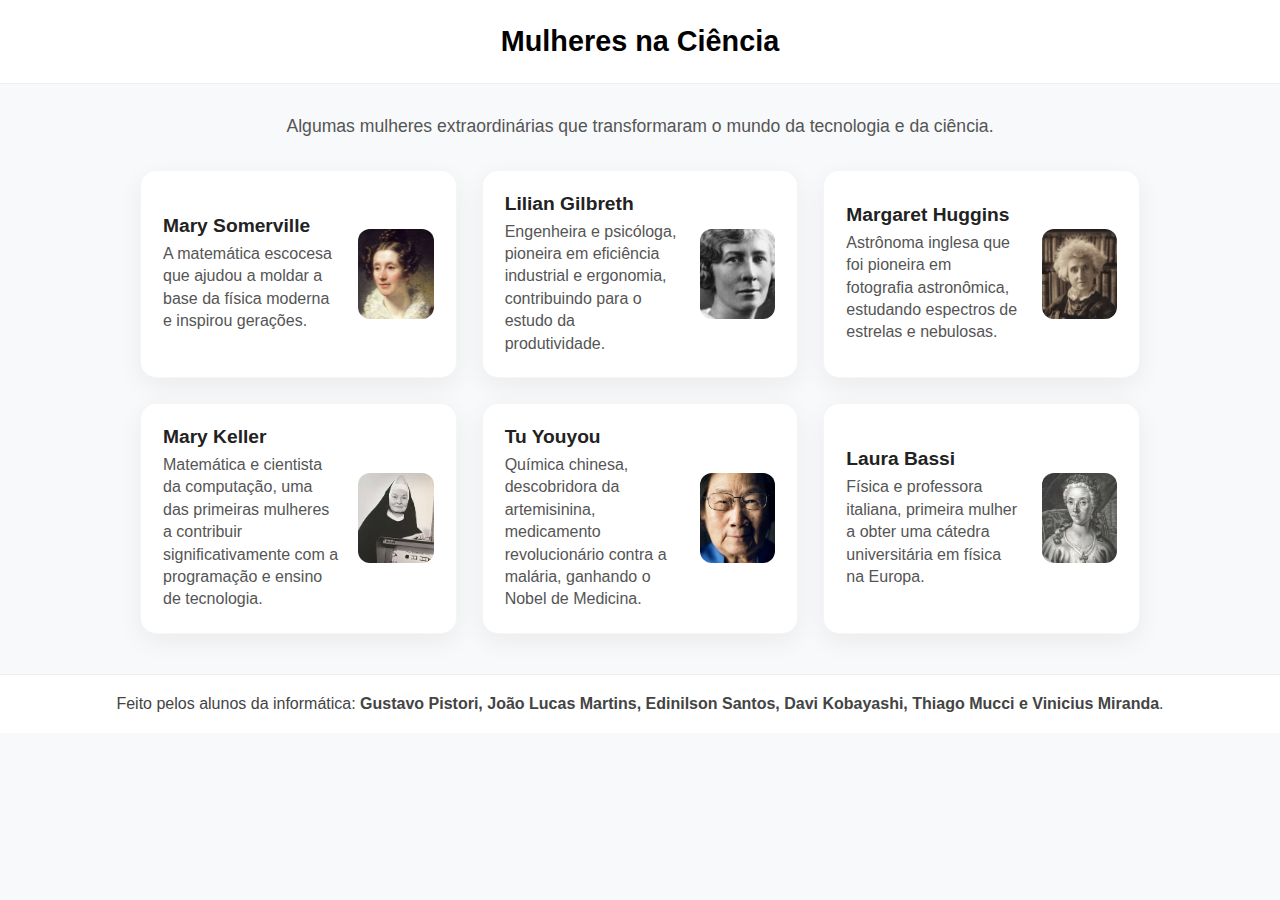
<file: index.html>
<!DOCTYPE html>
<html lang="pt-br">
<head>
    <meta charset="UTF-8">
    <meta name="viewport" content="width=device-width, initial-scale=1.0">
    <title>Mulheres na Ciência</title>
    <link rel="stylesheet" href="style.css">
</head>
<body>

    <header>
        <h1 class="logo">Mulheres na Ciência</h1>
    </header>

    <section class="intro">
        <p>
            Algumas mulheres extraordinárias que transformaram o mundo da tecnologia e da ciência.
        </p>
    </section>

    <section class="cards">



    <div class="card" id="card1">
        <div class="card-text">
            <h2>Mary Somerville</h2>
            <p>A matemática escocesa que ajudou a moldar a base da física moderna e inspirou gerações.</p>
        </div>
        <div class="card-img" style="background-image: url('img/mary.jpg');"></div>
    </div>

    <div class="card" id="card2">
        <div class="card-text">
            <h2>Lilian Gilbreth</h2>
            <p>Engenheira e psicóloga, pioneira em eficiência industrial e ergonomia, contribuindo para o estudo da produtividade.</p>
        </div>
        <div class="card-img" style="background-image: url('img/lilian.webp');"></div>
    </div>

    <div class="card" id="card3">
        <div class="card-text">
            <h2>Margaret Huggins</h2>
            <p>Astrônoma inglesa que foi pioneira em fotografia astronômica, estudando espectros de estrelas e nebulosas.</p>
        </div>
        <div class="card-img" style="background-image: url('img/margaret.jpg');"></div>
    </div>

    <div class="card" id="card4">
        <div class="card-text">
            <h2>Mary Keller</h2>
            <p>Matemática e cientista da computação, uma das primeiras mulheres a contribuir significativamente com a programação e ensino de tecnologia.</p>
        </div>
        <div class="card-img" style="background-image: url('img/marykeller.jfif');"></div>
    </div>

    <div class="card" id="card5">
        <div class="card-text">
            <h2>Tu Youyou</h2>
            <p>Química chinesa, descobridora da artemisinina, medicamento revolucionário contra a malária, ganhando o Nobel de Medicina.</p>
        </div>
        <div class="card-img" style="background-image: url('img/tu_youyou.jpg');"></div>
    </div>

    <div class="card" id="card6">
        <div class="card-text">
            <h2>Laura Bassi</h2>
            <p>Física e professora italiana, primeira mulher a obter uma cátedra universitária em física na Europa.</p>
        </div>
        <div class="card-img" style="background-image: url('img/laura.webp')"></div>
    </div>
    </section>
    <footer class="footer">
    <p>
        Feito pelos alunos da informática: 
        <strong>Gustavo Pistori, João Lucas Martins, Edinilson Santos, Davi Kobayashi, 
        Thiago Mucci e Vinicius Miranda</strong>.
    </p>
    </footer>
    <script>
    const card1 = document.getElementById('card1');
    card1.addEventListener('click', () => {
        window.location.href = 'mary.html'; 
    });
    const card2 = document.getElementById('card2');
    card2.addEventListener('click', () => {
        window.location.href = 'lilian.html'; 
    });
    const card3 = document.getElementById('card3');
    card3.addEventListener('click', () => {
        window.location.href = 'margaret.html'; 
    });
    const card4 = document.getElementById('card4');
    card4.addEventListener('click', () => {
        window.location.href = 'marykeller.html'; 
    });
    const card5 = document.getElementById('card5');
    card5.addEventListener('click', () => {
        window.location.href = 'tu.html'; 
    });
    const card6 = document.getElementById('card6');
    card6.addEventListener('click', () => {
        window.location.href = 'laura.html'; 
    });
</script>

</body>
</html>
</file>
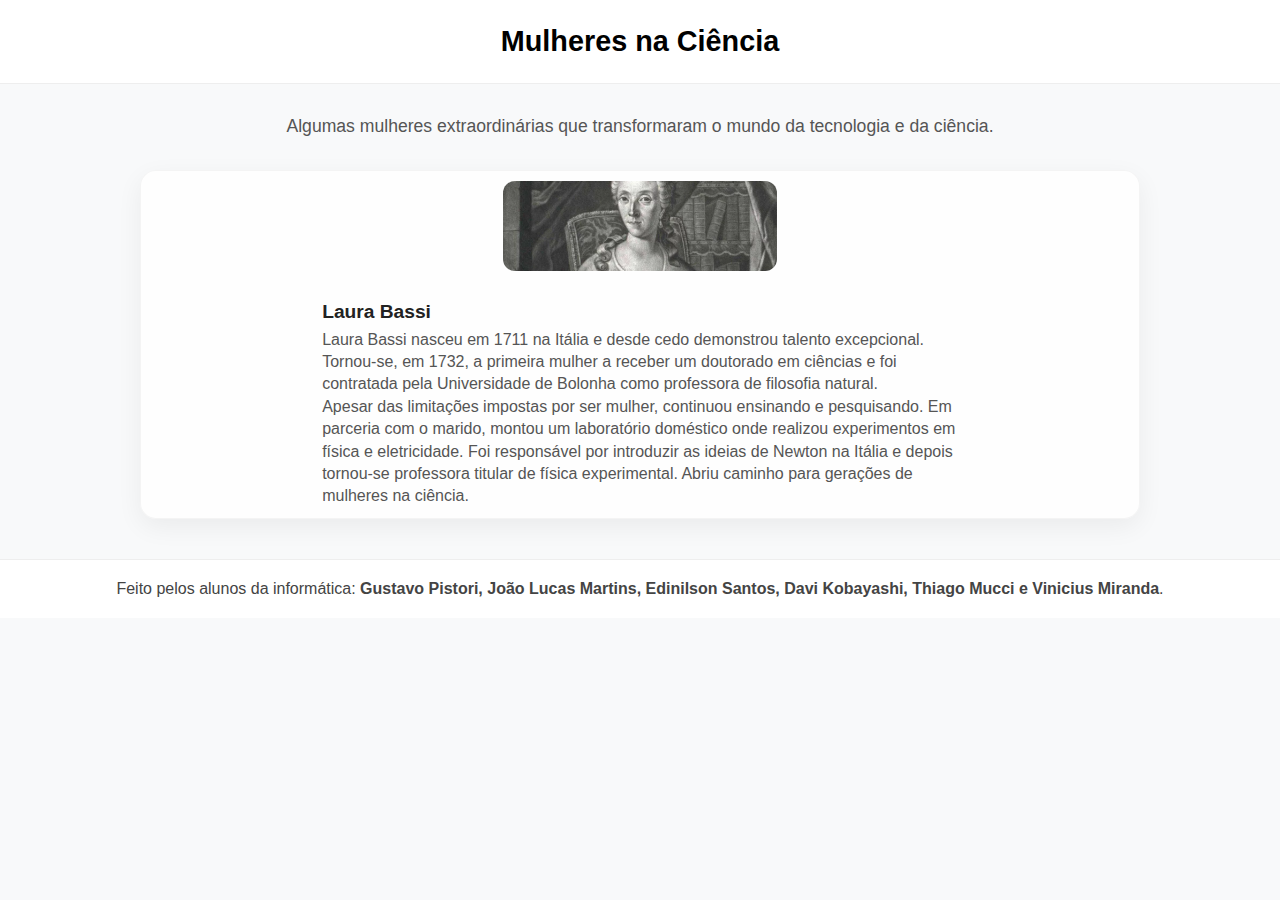
<file: laura.html>
<!DOCTYPE html>
<html lang="en">

<head>
    <meta charset="UTF-8">
    <meta name="viewport" content="width=device-width, initial-scale=1.0">
    <title>Document</title>
    <link rel="stylesheet" href="style.css">
</head>

<body>
    <header>
        <h1 class="logo" id="home">Mulheres na Ciência</h1>
    </header>

    <section class="intro">
        <p>
            Algumas mulheres extraordinárias que transformaram o mundo da tecnologia e da ciência.
        </p>
    </section>
    <div class="cards">
        <div class="card2" id="card6">
            <div class="card-img" style="background-image: url('img/laura.webp');"></div>
            <div class="card-text">
                <h2>Laura Bassi</h2>
                <p>Laura Bassi nasceu em 1711 na Itália e desde cedo demonstrou talento excepcional. Tornou-se, em 1732,
                    a primeira mulher a receber um doutorado em ciências e foi contratada pela Universidade de Bolonha
                    como professora de filosofia natural. </p>
                <p>Apesar das limitações impostas por ser mulher, continuou ensinando e pesquisando. Em parceria com o
                    marido, montou um laboratório doméstico onde realizou experimentos em física e eletricidade. Foi
                    responsável por introduzir as ideias de Newton na Itália e depois tornou-se professora titular de
                    física experimental. Abriu caminho para gerações de mulheres na ciência.</p>
            </div>
        </div>



    </div>
    <footer class="footer">
        <p>
            Feito pelos alunos da informática:
            <strong>Gustavo Pistori, João Lucas Martins, Edinilson Santos, Davi Kobayashi,
                Thiago Mucci e Vinicius Miranda</strong>.
        </p>
    </footer>
    <script>
    const volta = document.getElementById('home');
    volta.addEventListener('click', () => {
        window.location.href = 'index.html'; 
    });
    </script>
</body>

</html>
</file>
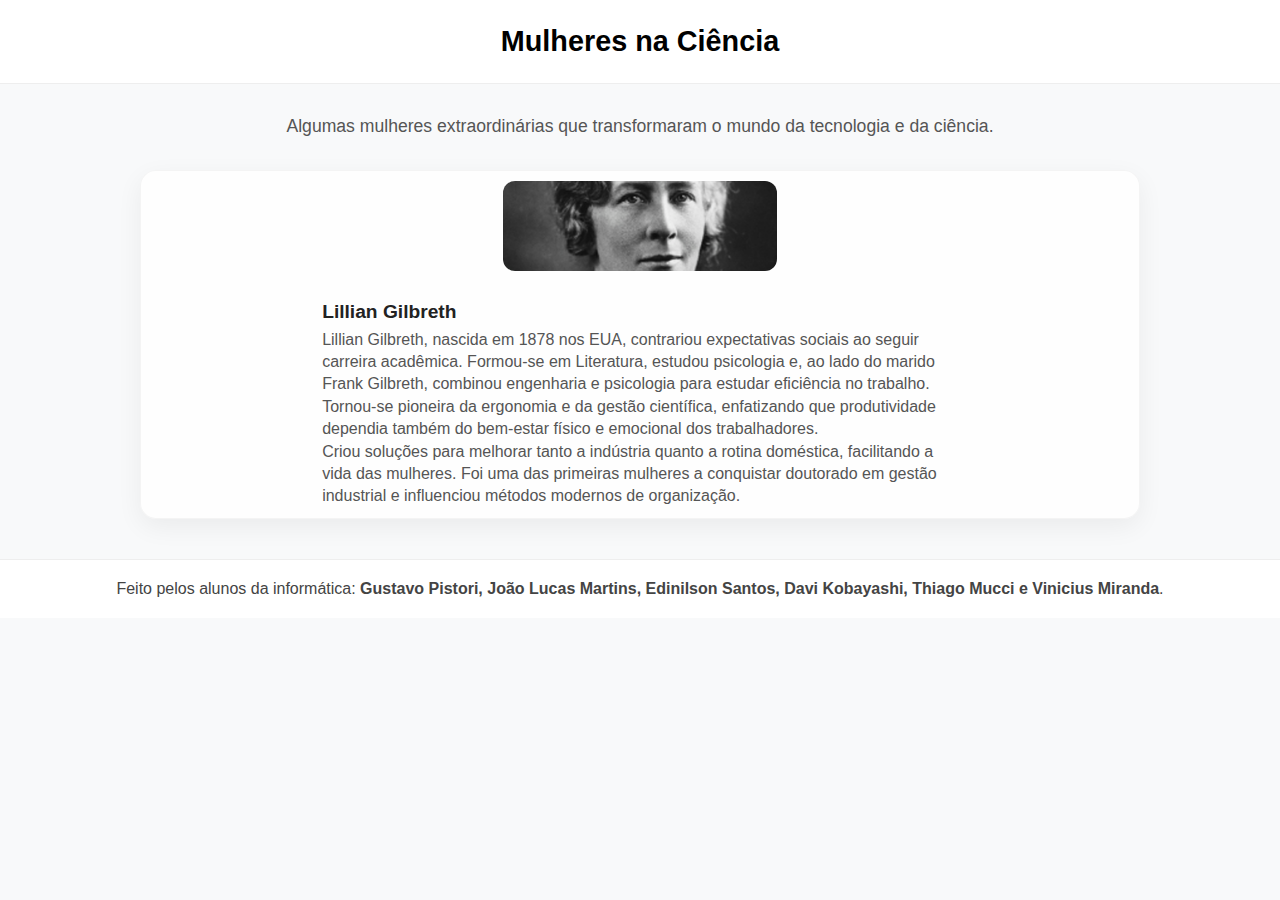
<file: lilian.html>
<!DOCTYPE html>
<html lang="en">

<head>
    <meta charset="UTF-8">
    <meta name="viewport" content="width=device-width, initial-scale=1.0">
    <title>Document</title>
    <link rel="stylesheet" href="style.css">
</head>

<body>
    <header>
        <h1 class="logo" id="home">Mulheres na Ciência</h1>
    </header>

    <section class="intro">
        <p>
            Algumas mulheres extraordinárias que transformaram o mundo da tecnologia e da ciência.
        </p>
    </section>

    <div class="cards">
        <div class="card2" id="card6">
            <div class="card-img" style="background-image: url('img/lilian.webp');"></div>
            <div class="card-text">
                <h2>Lillian Gilbreth</h2>
                <p>Lillian Gilbreth, nascida em 1878 nos EUA, contrariou expectativas sociais ao seguir carreira acadêmica. Formou-se em Literatura, estudou psicologia e, ao lado do marido Frank Gilbreth, combinou engenharia e psicologia para estudar eficiência no trabalho. Tornou-se pioneira da ergonomia e da gestão científica, enfatizando que produtividade dependia também do bem-estar físico e emocional dos trabalhadores. </p>
                <p>Criou soluções para melhorar tanto a indústria quanto a rotina doméstica, facilitando a vida das mulheres. Foi uma das primeiras mulheres a conquistar doutorado em gestão industrial e influenciou métodos modernos de organização.</p>
            </div>
        </div>
    </div>

        <footer class="footer">
            <p>
                Feito pelos alunos da informática:
                <strong>Gustavo Pistori, João Lucas Martins, Edinilson Santos, Davi Kobayashi,
                    Thiago Mucci e Vinicius Miranda</strong>.
            </p>
        </footer>
        <script>
    const volta = document.getElementById('home');
    volta.addEventListener('click', () => {
        window.location.href = 'index.html'; 
    });
    </script>
</body>

</html>
</file>
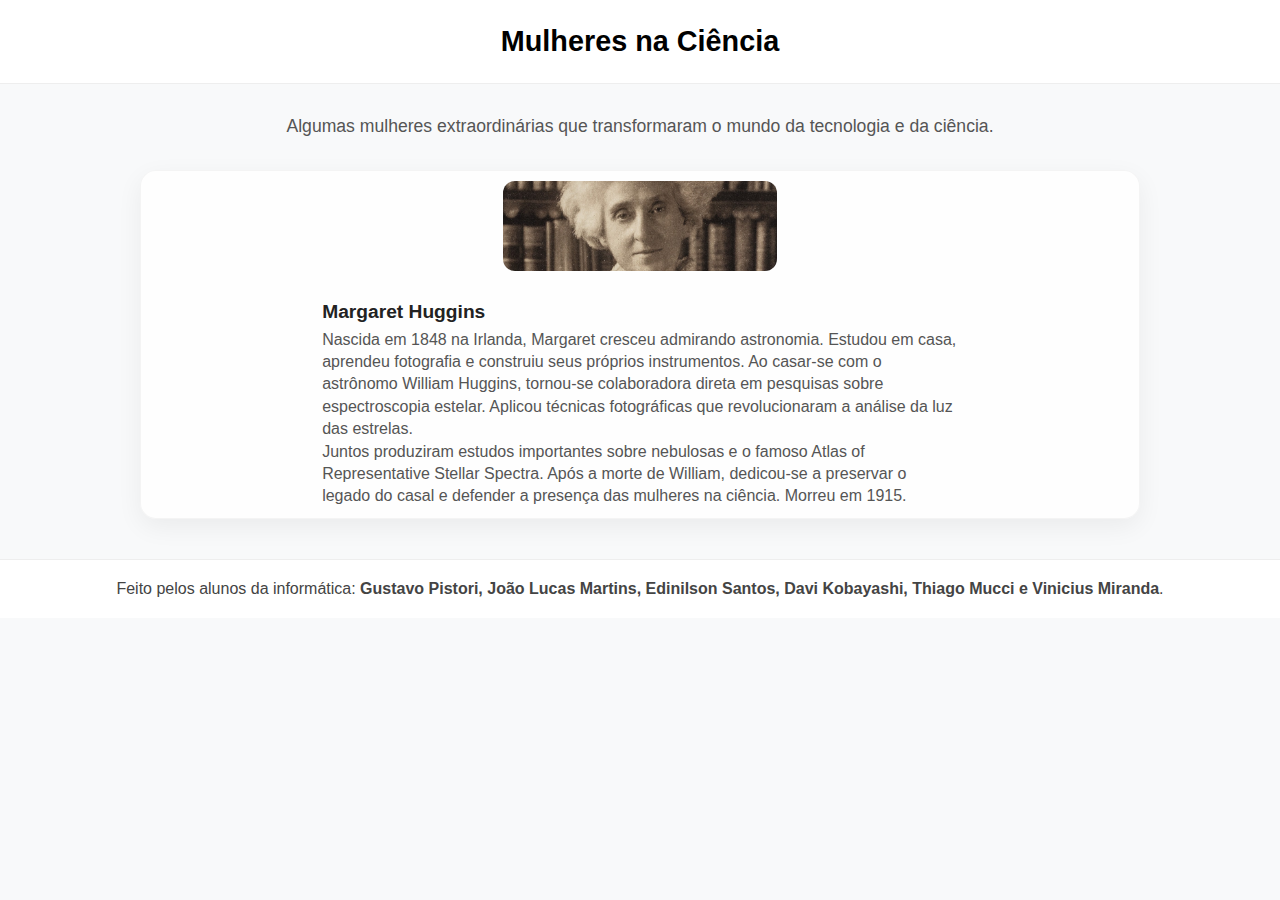
<file: margaret.html>
<!DOCTYPE html>
<html lang="en">
<head>
    <meta charset="UTF-8">
    <meta name="viewport" content="width=device-width, initial-scale=1.0">
    <title>Document</title>
    <link rel="stylesheet" href="style.css">
</head>
<body>
    <header>
        <h1 class="logo" id="home">Mulheres na Ciência</h1>
    </header>

    <section class="intro">
        <p>
            Algumas mulheres extraordinárias que transformaram o mundo da tecnologia e da ciência.
        </p>
    </section>

<div class="cards">
        <div class="card2" id="card6">
            <div class="card-img" style="background-image: url('img/margaret.jpg');" ></div>
             <div class="card-text">
            <h2>Margaret Huggins</h2>
            <p>Nascida em 1848 na Irlanda, Margaret cresceu admirando astronomia. Estudou em casa, aprendeu fotografia e construiu seus próprios instrumentos. Ao casar-se com o astrônomo William Huggins, tornou-se colaboradora direta em pesquisas sobre espectroscopia estelar. Aplicou técnicas fotográficas que revolucionaram a análise da luz das estrelas. </p>
            <p>Juntos produziram estudos importantes sobre nebulosas e o famoso Atlas of Representative Stellar Spectra. Após a morte de William, dedicou-se a preservar o legado do casal e defender a presença das mulheres na ciência. Morreu em 1915.</p>
        </div>
        </div>

    </div>

    <footer class="footer">
    <p>
        Feito pelos alunos da informática: 
        <strong>Gustavo Pistori, João Lucas Martins, Edinilson Santos, Davi Kobayashi, 
        Thiago Mucci e Vinicius Miranda</strong>.
    </p>
    </footer>
    <script>
    const volta = document.getElementById('home');
    volta.addEventListener('click', () => {
        window.location.href = 'index.html'; 
    });
    </script>
</body>
</html>
</file>
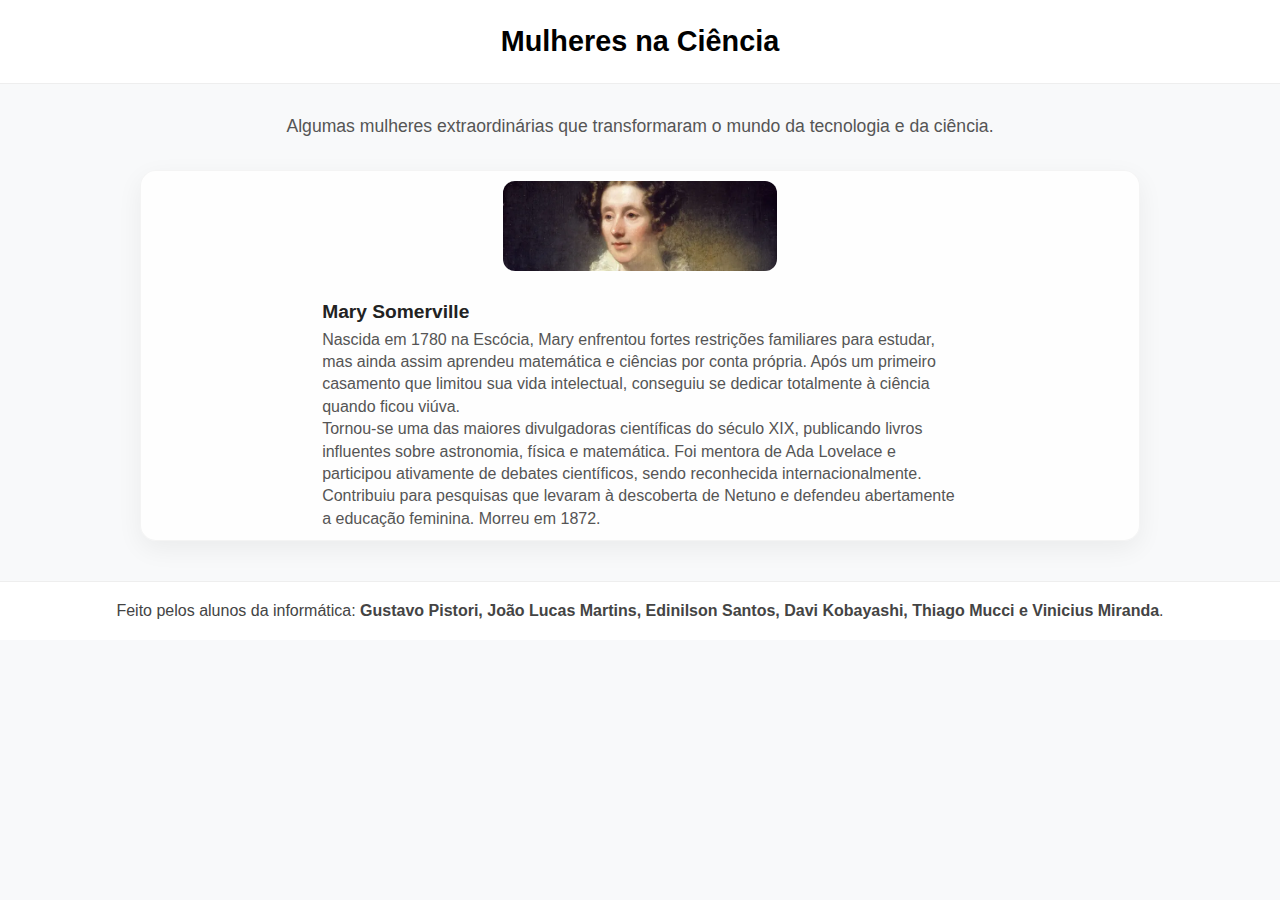
<file: mary.html>
<!DOCTYPE html>
<html lang="en">
<head>
    <meta charset="UTF-8">
    <meta name="viewport" content="width=device-width, initial-scale=1.0">
    <title>Document</title>
    <link rel="stylesheet" href="style.css">
</head>
<body>
    <header>
        <h1 class="logo" id="home">Mulheres na Ciência</h1>
    </header>

    <section class="intro">
        <p>
            Algumas mulheres extraordinárias que transformaram o mundo da tecnologia e da ciência.
        </p>
    </section>

    <div class="cards">
        <div class="card2" id="card6">
            <div class="card-img" style="background-image: url('img/mary.jpg');" ></div>
             <div class="card-text">
            <h2>Mary Somerville</h2>
            <p>Nascida em 1780 na Escócia, Mary enfrentou fortes restrições familiares para estudar, mas ainda assim aprendeu matemática e ciências por conta própria. Após um primeiro casamento que limitou sua vida intelectual, conseguiu se dedicar totalmente à ciência quando ficou viúva. </p>
            <p>Tornou-se uma das maiores divulgadoras científicas do século XIX, publicando livros influentes sobre astronomia, física e matemática. Foi mentora de Ada Lovelace e participou ativamente de debates científicos, sendo reconhecida internacionalmente. Contribuiu para pesquisas que levaram à descoberta de Netuno e defendeu abertamente a educação feminina. Morreu em 1872.</p>
        </div>
        </div>

    </div>


    <footer class="footer">
    <p>
        Feito pelos alunos da informática: 
        <strong>Gustavo Pistori, João Lucas Martins, Edinilson Santos, Davi Kobayashi, 
        Thiago Mucci e Vinicius Miranda</strong>.
    </p>
    </footer>
    <script>
    const volta = document.getElementById('home');
    volta.addEventListener('click', () => {
        window.location.href = 'index.html'; 
    });
    </script>
</body>
</html>
</file>
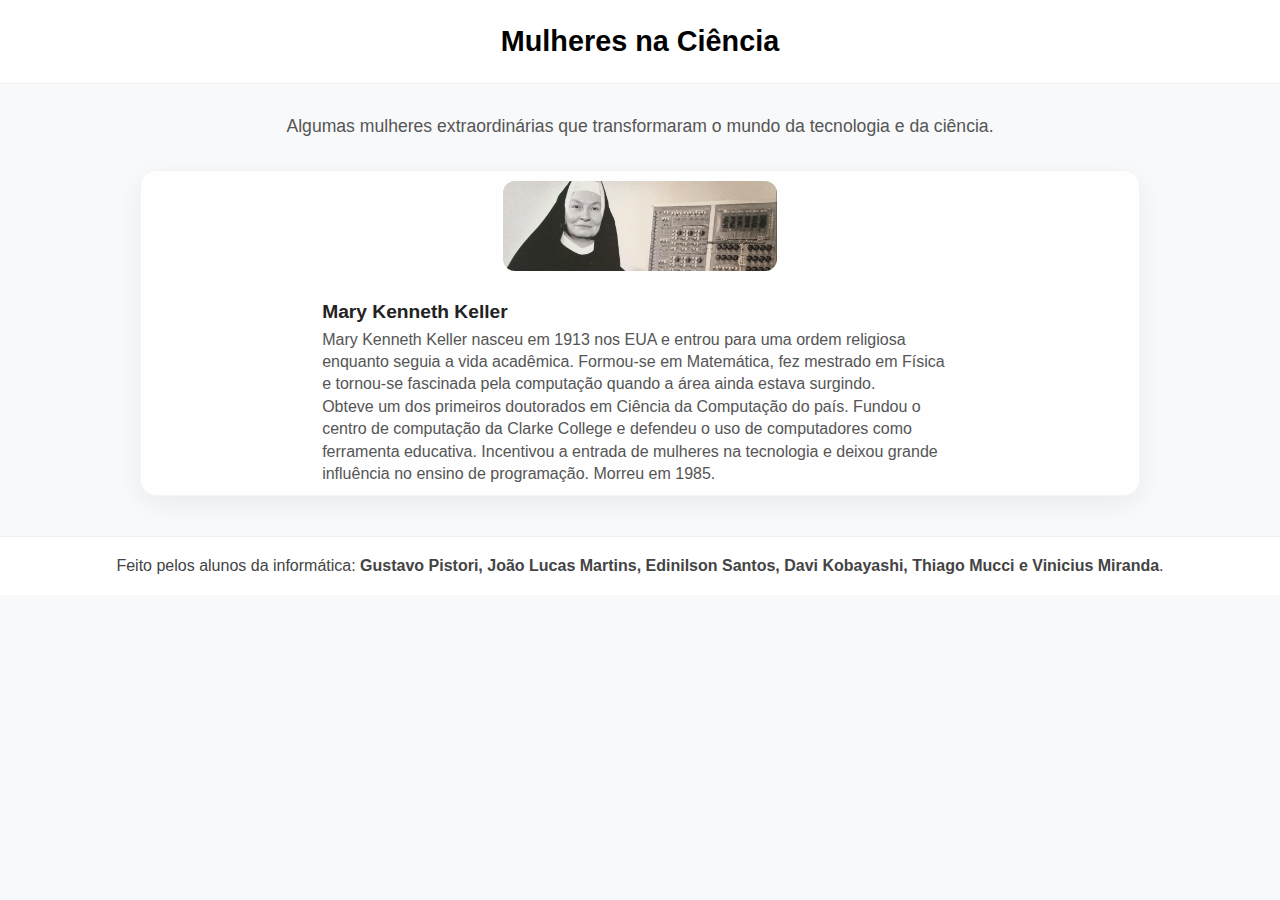
<file: marykeller.html>
<!DOCTYPE html>
<html lang="en">
<head>
    <meta charset="UTF-8">
    <meta name="viewport" content="width=device-width, initial-scale=1.0">
    <title>Document</title>
    <link rel="stylesheet" href="style.css">
</head>
<body>
    <header>
        <h1 class="logo" id="home">Mulheres na Ciência</h1>
    </header>

    <section class="intro">
        <p>
            Algumas mulheres extraordinárias que transformaram o mundo da tecnologia e da ciência.
        </p>
    </section>

<div class="cards">
        <div class="card2" id="card6">
            <div class="card-img" style="background-image: url('img/maryK.jpg');" ></div>
             <div class="card-text">
            <h2>Mary Kenneth Keller</h2>
            <p>Mary Kenneth Keller nasceu em 1913 nos EUA e entrou para uma ordem religiosa enquanto seguia a vida acadêmica. Formou-se em Matemática, fez mestrado em Física e tornou-se fascinada pela computação quando a área ainda estava surgindo. </p>
            <p>Obteve um dos primeiros doutorados em Ciência da Computação do país. Fundou o centro de computação da Clarke College e defendeu o uso de computadores como ferramenta educativa. Incentivou a entrada de mulheres na tecnologia e deixou grande influência no ensino de programação. Morreu em 1985.</p>
        </div>
        </div>

    </div>

    <footer class="footer">
    <p>
        Feito pelos alunos da informática: 
        <strong>Gustavo Pistori, João Lucas Martins, Edinilson Santos, Davi Kobayashi, 
        Thiago Mucci e Vinicius Miranda</strong>.
    </p>
    </footer>
    <script>
    const volta = document.getElementById('home');
    volta.addEventListener('click', () => {
        window.location.href = 'index.html'; 
    });
    </script>
</body>
</html>
</file>
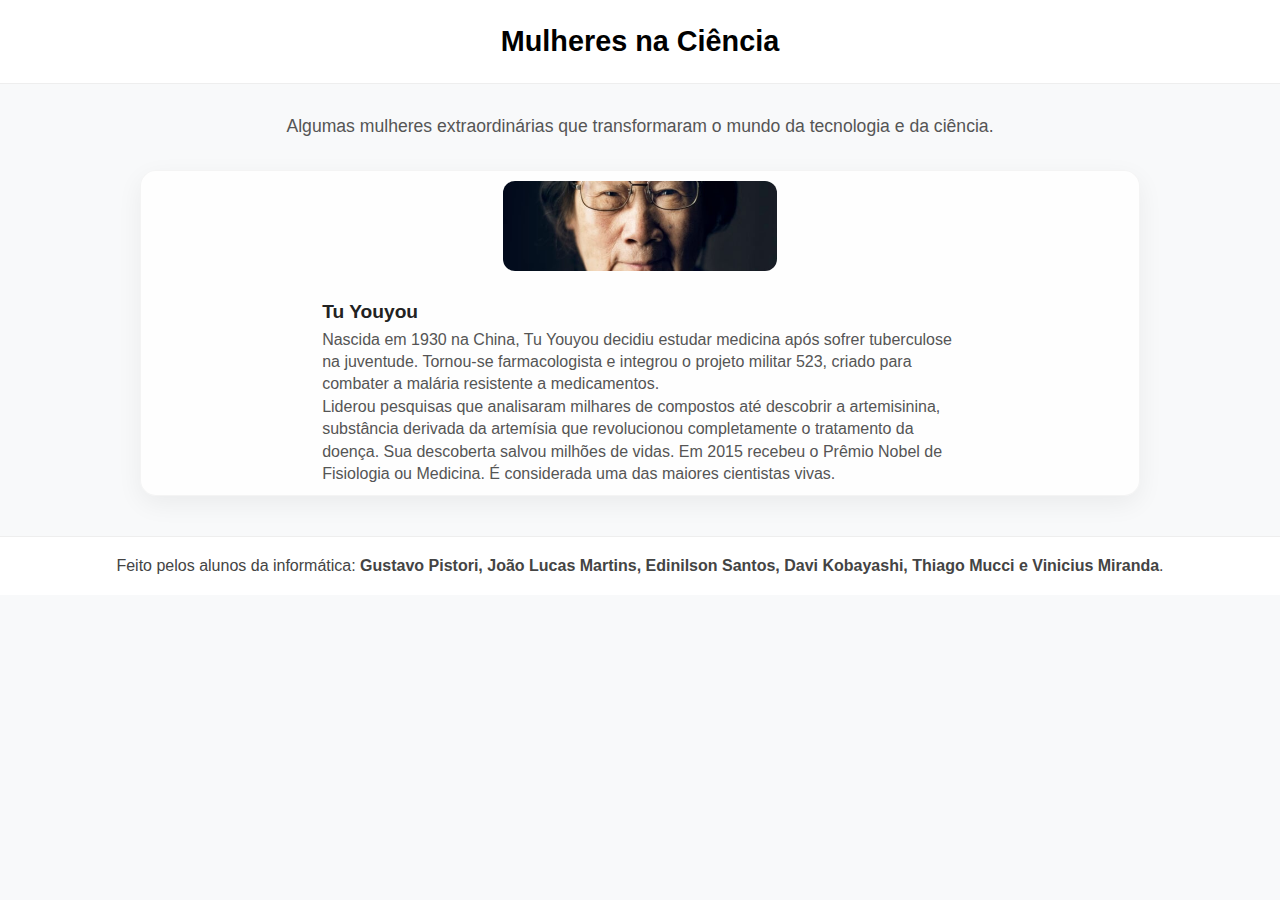
<file: tu.html>
<!DOCTYPE html>
<html lang="en">
<head>
    <meta charset="UTF-8">
    <meta name="viewport" content="width=device-width, initial-scale=1.0">
    <title>Document</title>
    <link rel="stylesheet" href="style.css">
</head>
<body>
    <header>
        <h1 class="logo" id="home">Mulheres na Ciência</h1>
    </header>

    <section class="intro">
        <p>
            Algumas mulheres extraordinárias que transformaram o mundo da tecnologia e da ciência.
        </p>
    </section>

    <div class="cards">
        <div class="card2" id="card6">
            <div class="card-img" style="background-image: url('img/tu_youyou.jpg');" ></div>
             <div class="card-text">
            <h2>Tu Youyou</h2>
            <p>Nascida em 1930 na China, Tu Youyou decidiu estudar medicina após sofrer tuberculose na juventude. Tornou-se farmacologista e integrou o projeto militar 523, criado para combater a malária resistente a medicamentos. </p>
            <p>Liderou pesquisas que analisaram milhares de compostos até descobrir a artemisinina, substância derivada da artemísia que revolucionou completamente o tratamento da doença. Sua descoberta salvou milhões de vidas. Em 2015 recebeu o Prêmio Nobel de Fisiologia ou Medicina. É considerada uma das maiores cientistas vivas.</p>
        </div>
        </div>

    </div>

    <footer class="footer">
    <p>
        Feito pelos alunos da informática: 
        <strong>Gustavo Pistori, João Lucas Martins, Edinilson Santos, Davi Kobayashi, 
        Thiago Mucci e Vinicius Miranda</strong>.
    </p>
    </footer>
    <script>
    const volta = document.getElementById('home');
    volta.addEventListener('click', () => {
        window.location.href = 'index.html'; 
    });
    </script>
</body>
</html>
</file>
<file: style.css>
* {
    margin: 0;
    padding: 0;
    box-sizing: border-box;
}

body {
    font-family: "Inter", sans-serif;
    background: #f8f9fa;
    color: #222;

}

header {
    width: 100%;
    padding: 25px 0;
    display: flex;
    justify-content: center;
    background: white;
    border-bottom: 1px solid #eee;
}

.logo {
    font-size: 1.8rem;
    font-weight: 600;
    color: #000;
    cursor: pointer;
}

.intro {
    width: 90%;
 
    margin: 30px auto 10px auto;
    text-align: center;
    font-size: 1.1rem;
    color: #555;
    line-height: 1.6rem;
}
.cards {
    width: 90%;
    max-width: 1000px;
    margin: 30px auto;
    display: grid;
    grid-template-columns: repeat(auto-fit, minmax(280px, 1fr));
    gap: 25px;
}



.card {
    background: white;
    border-radius: 16px;
    padding: 22px;
    display: flex;
    justify-content: space-between;
    align-items: center;
    gap: 20px;
    box-shadow: 0px 8px 26px rgba(0, 0, 0, 0.06);
    border: 1px solid rgba(0,0,0,0.04);
    transition: transform .2s ease, box-shadow .25s ease;
    cursor: pointer;
}

.card:hover {
    transform: translateY(-4px);
    box-shadow: 0px 12px 32px rgba(0,0,0,0.12);
}

.card-text {
    width: 65%;
}

.card-text h2 {
    font-size: 1.2rem;
    font-weight: 600;
    margin-bottom: 6px;
}

.card-text p {
    font-size: 1rem;
    color: #555;
    line-height: 1.4rem;
}

.card-img {
    width: 28%;
    height: 90px;
    background-size: cover;
    background-position: center;
    border-radius: 12px;
}

@media (max-width: 550px) {
    .card {
        flex-direction: column;
        text-align: center;
    }

    .card-text {
        width: 100%;
    }

    .card-img {
        width: 100%;
        height: 140px;
    }
}
.footer {
    width: 100%;
    text-align: center;
    padding: 20px 0;
    margin-top: 40px;
    background: #fff;
    color: #444;
    font-size: 1rem;
    border-top: 1px solid #eee;

}


.card2 {
    background: rgba(255, 255, 255, 0.829);
    border-radius: 16px;
    display: flex;
    justify-content: space-between;
    align-items: center;
    gap: 30px;
    box-shadow: 0px 8px 26px rgba(0, 0, 0, 0.06);
    border: 1px solid rgba(0,0,0,0.04);
    transition: transform .2s ease, box-shadow .25s ease;
    cursor: pointer;
    flex-direction: column;
    padding: 10px;
}
</file>
